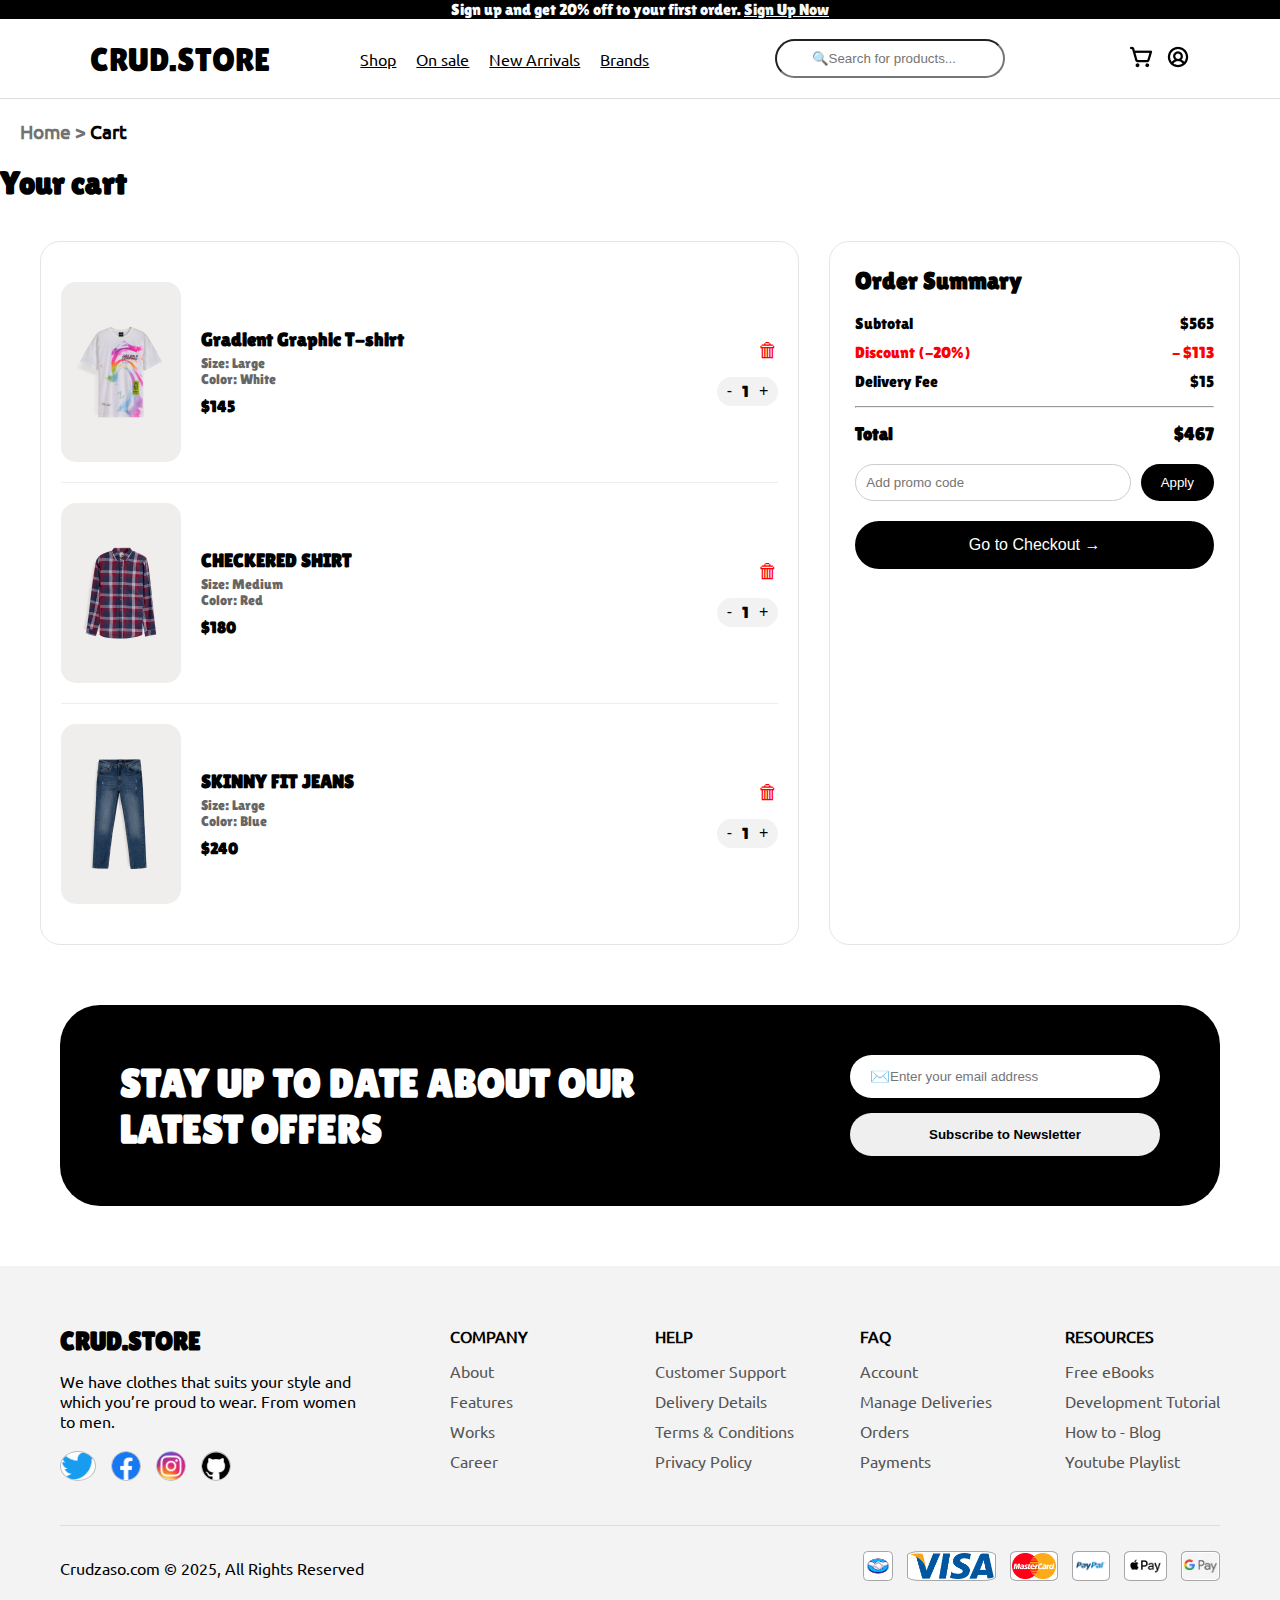
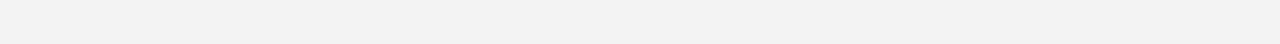
<file: cart.html>
<!DOCTYPE html>
<html lang="en">
<head>
    <meta charset="UTF-8">
    <meta name="viewport" content="width=device-width, initial-scale=1.0">
    <title>Cart | CRUD.STORE</title>
    <link rel="stylesheet" href="css/cart-style.css">
</head>
<body>
    <!-- Header -->
    <section class="top">Sign up and get 20% off to your first order. <a href="">Sign Up Now</a>
    </section>
    <header>
        <div class="Logo"><a href="index.html">CRUD.STORE</a></div>
        <div class="Nav">
            <nav>
                <ul class="nav-flex">
                    <li><a href="">Shop</a></li>
                    <li><a href="">On sale</a></li>
                    <li><a href="">New Arrivals</a></li>
                    <li><a href="">Brands</a></li>
                </ul>
            </nav>
        </div>
        <div class="Barra_busqueda">
            <input type="text" placeholder="🔍Search for products...">
        </div>
        <div class="header_iconos">
            <button><a href="cart.html"><img src="media/icon car shop.png" alt=""></a></button>
            <button><a href=""><img src="media/icon user.png" alt=""></a></button>
        </div>
    </header>
    <!-- secciones -->
    <h3 class="map"><a href="index.html">Home</a> > <span>Cart</span></h3>
    <h1 class="page-title">Your cart</h1>

    <section class="cart-container">

        <div class="cart-list">

            <article class="cart-item">
                <img src="media/items/recomendacion2.png" alt="">
                <div class="item-info">
                    <h3>Gradient Graphic T-shirt</h3>
                    <p>Size: Large</p>
                    <p>Color: White</p>
                    <span class="price">$145</span>
                </div>

                <div class="item-actions">
                    <button class="delete">🗑</button>
                    <div class="quantity">
                        <button>-</button>
                        <span>1</span>
                        <button>+</button>
                    </div>
                </div>
            </article>

            <article class="cart-item">

                <img src="media/items/item3.png" alt="camisa">

                <div class="item-info">
                    <h3>CHECKERED SHIRT</h3>
                    <p>Size: Medium</p>
                    <p>Color: Red</p>
                    <span class="price">$180</span>
                </div>
                    
                <div class="item-actions">
                    <button class="delete">🗑</button>
                    <div class="quantity">
                        <button>-</button>
                        <span>1</span>
                        <button>+</button>
                    </div>
                </div>
            </article>

            <article class="cart-item">
                <img src="media/items/item2.png" alt="Pantalon">
                <div class="item-info">
                    <h3>SKINNY FIT JEANS</h3>
                    <p>Size: Large</p>
                    <p>Color: Blue</p>
                    <span class="price">$240</span>
                </div>
                    
                <div class="item-actions">
                    <button class="delete">🗑</button>
                    <div class="quantity">
                        <button>-</button>
                        <span>1</span>
                        <button>+</button>
                    </div>
                </div>
            </article>
        </div>

        <!-- ORDER SUMMARY -->
        <aside class="payments-info">
            <h2>Order Summary</h2>
            <div class="summary-row">
                <span>Subtotal</span>
                <span>$565</span>
            </div>
            <div class="summary-row discount">
                <span>Discount (-20%)</span>
                <span>- $113</span>
            </div>
            <div class="summary-row">
                <span>Delivery Fee</span>
                <span>$15</span>
            </div>

            <hr>

            <div class="summary-row total">
                <span>Total</span>
                <span>$467</span>
            </div>

            <div class="promo">
                <input type="text" placeholder="Add promo code">
                <button>Apply</button>
            </div>

            <button class="checkout-btn">Go to Checkout →</button>
        </aside>
    </section>


    <!-- NEWSLETTER -->
    <section class="newsletter">
        <div class="newsletter-content">
            <h2>STAY UP TO DATE ABOUT OUR<br>LATEST OFFERS</h2>

            <div class="newsletter-form">
                <div class="input-box">
                    <p>✉️</p>
                    <input type="email" placeholder="Enter your email address">
                </div>
                <button>Subscribe to Newsletter</button>
            </div>
        </div>
    </section>

    <!-- FOOTER -->
    <footer class="footer">
        <div class="footer-top">

            <div class="footer-brand">
                <h3>CRUD.STORE</h3>
                <p>
                    We have clothes that suits your style and which you’re proud to wear.
                    From women to men.
                </p>

                <div class="socials">
                    <img src="media/social media/social media 1.png" alt="Twitter">
                    <img src="media/social media/social media 2.png" alt="Facebook">
                    <img src="media/social media/social media 3.png" alt="Instagram">
                    <a href="https://github.com/AndresHidrobo" target="_blank"><img
                            src="media/social media/social media 4.png" alt="Github"></a>
                </div>
            </div>

            <div class="footer-links">
                <div>
                    <h4>COMPANY</h4>
                    <p>About</p>
                    <p>Features</p>
                    <p>Works</p>
                    <p>Career</p>
                </div>

                <div>
                    <h4>HELP</h4>
                    <p>Customer Support</p>
                    <p>Delivery Details</p>
                    <p>Terms & Conditions</p>
                    <p>Privacy Policy</p>
                </div>

                <div>
                    <h4>FAQ</h4>
                    <p>Account</p>
                    <p>Manage Deliveries</p>
                    <p>Orders</p>
                    <p>Payments</p>
                </div>

                <div>
                    <h4>RESOURCES</h4>
                    <p>Free eBooks</p>
                    <p>Development Tutorial</p>
                    <p>How to - Blog</p>
                    <p>Youtube Playlist</p>
                </div>
            </div>
        </div>

        <div class="footer-bottom">
            <p>Crudzaso.com © 2025, All Rights Reserved</p>

            <div class="payments">
                <img src="media/bancos/pago1.png" alt="Mercado Libre">
                <img src="media/bancos/pago2.png" alt="Visa">
                <img src="media/bancos/pago3.png" alt="MasterCard">
                <img src="media/bancos/pago4.png" alt="PayPal">
                <img src="media/bancos/pago5.png" alt="Apple Pay">
                <img src="media/bancos/pago6.png" alt="Google Pay">
            </div>
        </div>
    </footer>
</body>
</html>
</file>
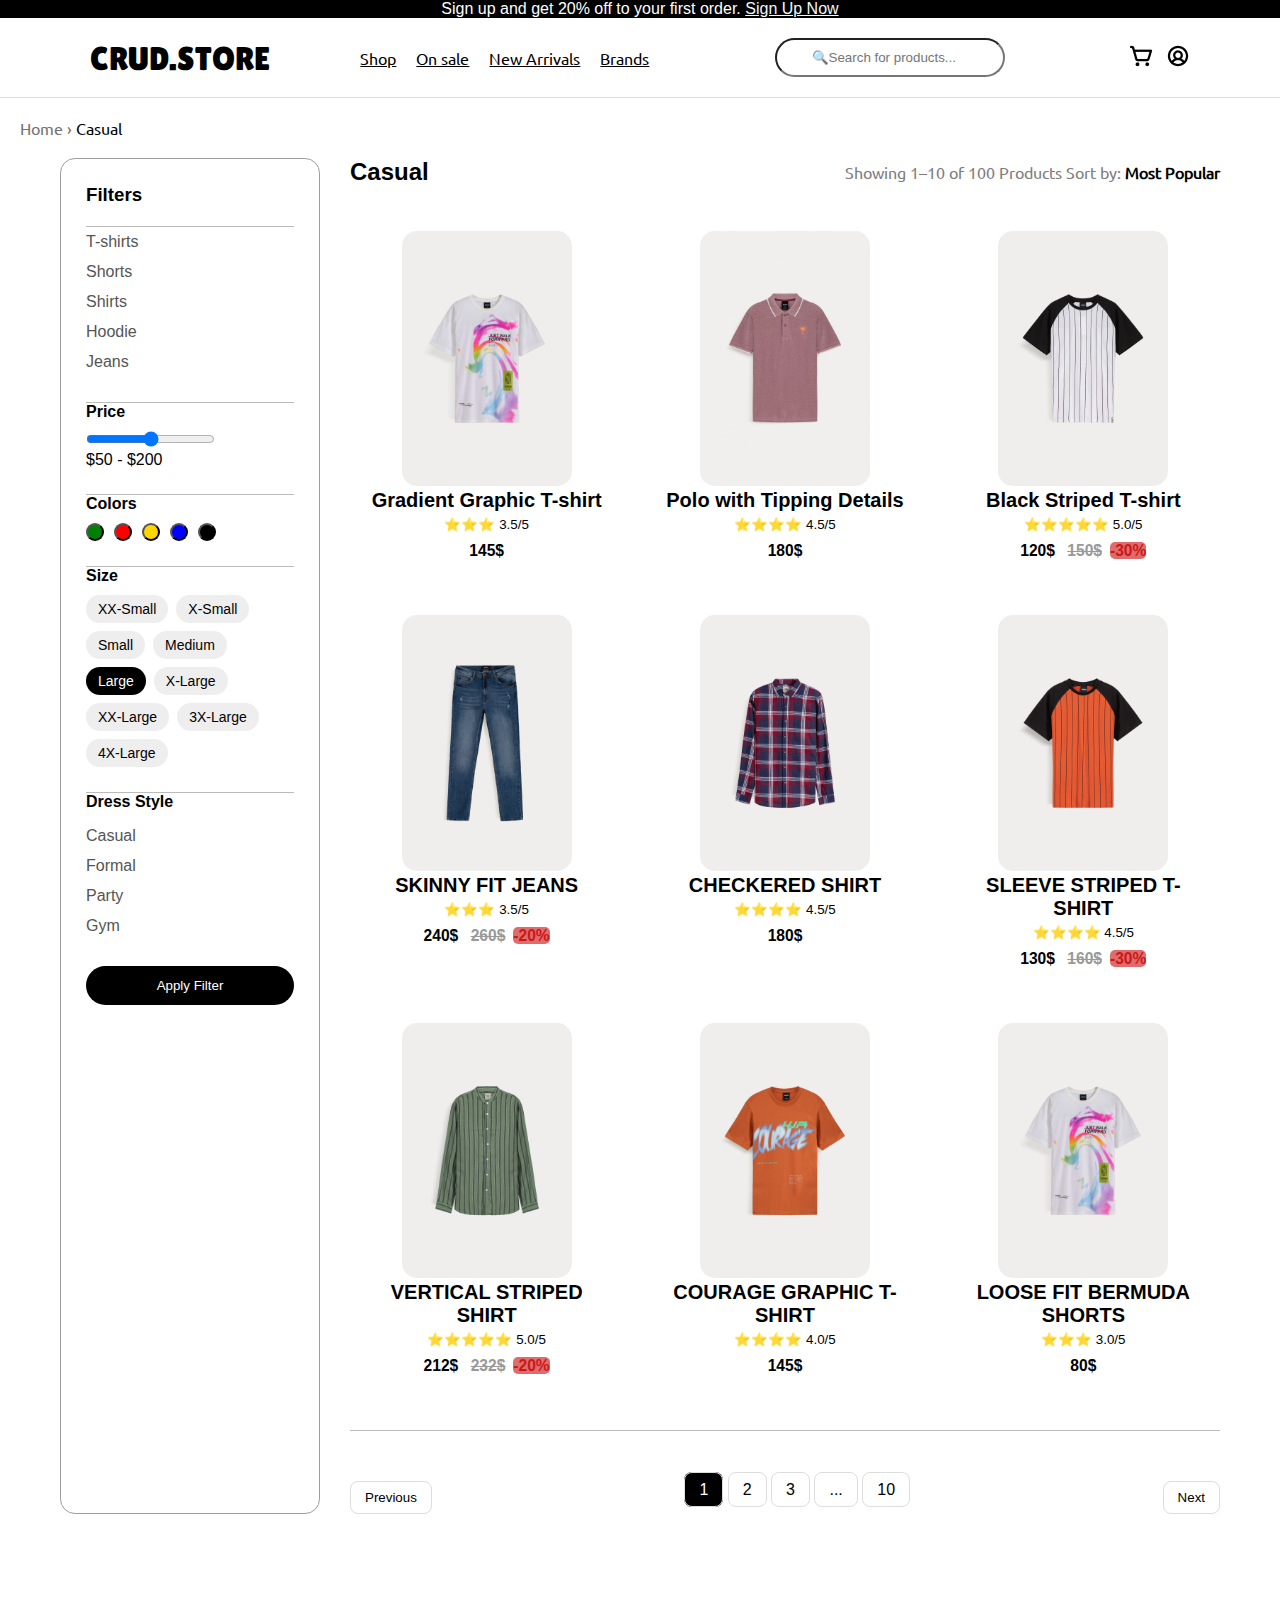
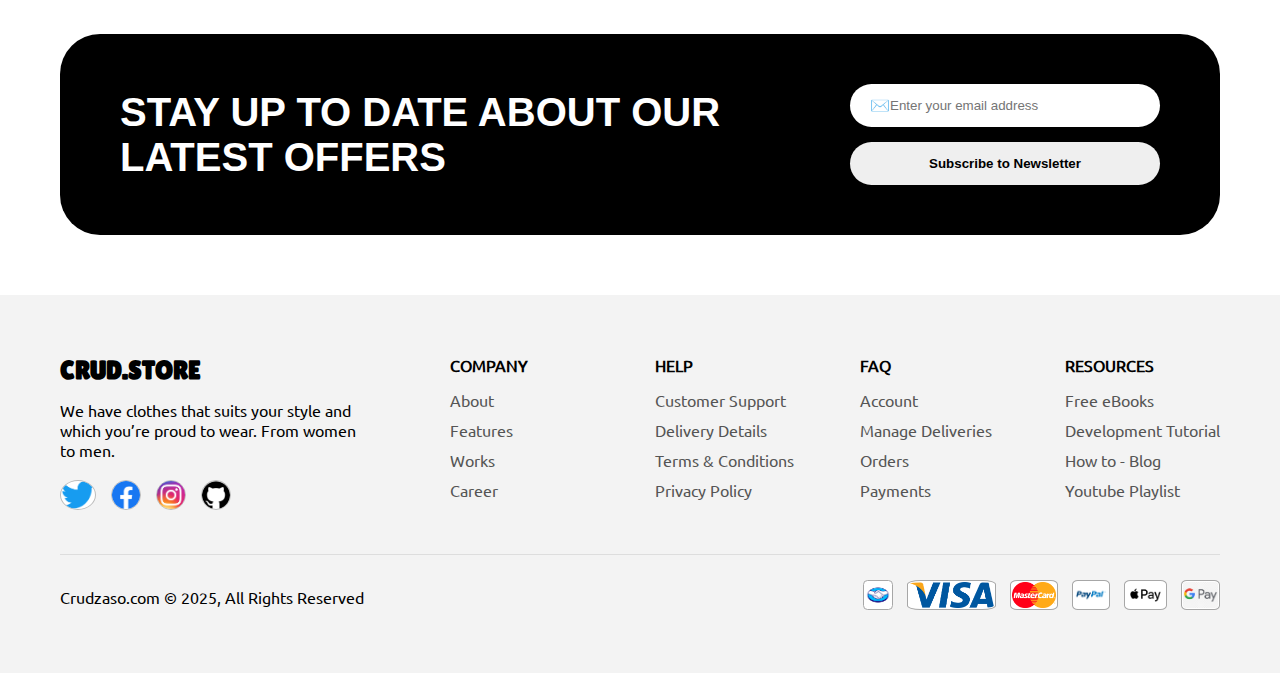
<file: category-page.html>
<!DOCTYPE html>
<html lang="en">
<head>
    <meta charset="UTF-8">
    <meta name="viewport" content="width=device-width, initial-scale=1.0">
    <title>Casual | CRUD.STORE</title>
    <link rel="stylesheet" href="css/styles.css">
</head>
<body>
        <!-- Header -->
    <section class="top">Sign up and get 20% off to your first order. <a href="">Sign Up Now</a>
    </section>
    <header>
        <div class="Logo"><a href="index.html">CRUD.STORE</a></div>
        <div class="Nav">
            <nav>
                <ul class="nav-flex">
                    <li><a href="">Shop</a></li>
                    <li><a href="">On sale</a></li>
                    <li><a href="">New Arrivals</a></li>
                    <li><a href="">Brands</a></li>
                </ul>
            </nav>
        </div>
        <div class="Barra_busqueda">
            <input type="text" placeholder="🔍Search for products...">
        </div>
        <div class="header_iconos">
            <button><a href="cart.html"><img src="media/icon car shop.png" alt=""></a></button>
            <button><a href=""><img src="media/icon user.png" alt=""></a></button>
        </div>
    </header>
    <!-- Breadcrumb -->
    <div class="map">
        <a href="index.html">Home</a> › <span>Casual</span>
    </div>
    <section class="shop-container">
        <!-- SIDEBAR -->
        <aside class="filters">
            <h3>Filters</h3>

            <div class="filter-group">
                <ul>
                    <li>T-shirts</li>
                    <li>Shorts</li>
                    <li>Shirts</li>
                    <li>Hoodie</li>
                    <li>Jeans</li>
                </ul>
            </div>

            <div class="filter-group">
                <h4>Price</h4>
                <input type="range" min="50" max="200">
                <div class="price-range">$50 - $200</div>
            </div>

            <div class="filter-group">
                <h4>Colors</h4>
                <div class="colors">
                    <button class="c green"></button>
                    <button class="c red"></button>
                    <button class="c yellow"></button>
                    <button class="c blue"></button>
                    <button class="c black"></button>
                </div>
            </div>

            <div class="filter-group">
                <h4>Size</h4>
                <div class="sizes">
                    <span>XX-Small</span><span>X-Small</span><span>Small</span><span>Medium</span>
                    <span class="active">Large</span><span>X-Large</span><span>XX-Large</span>
                    <span>3X-Large</span><span>4X-Large</span>
                </div>
            </div>

            <div class="filter-group">
                <h4>Dress Style</h4>
                <ul>
                    <li>Casual</li>
                    <li>Formal</li>
                    <li>Party</li>
                    <li>Gym</li>
                </ul>
            </div>

            <button class="apply-btn">Apply Filter</button>
        </aside>

        <!-- PRODUCTS -->
        <main class="products">
            <div class="products-header">
                <h2>Casual</h2>
                <span>Showing 1–10 of 100 Products  Sort by: <b>Most Popular</b></span>
            </div>

            <div class="products-grid">

                <!-- PRODUCT CARD -->
                <!--  Producto 1-->
                <article class="product-card">
                    <button>
                        <a href="Product-page.html">
                            <img src="media/items/recomendacion2.png" alt="camisa">
                        </a>
                        <h2>Gradient Graphic T-shirt</h2>
                        <p>⭐⭐⭐ 3.5/5</p>
                        <h3 class="price">145$</h3>
                    </button>
                </article>
                <!--  Producto 2-->
                <article class="product-card">
                    <button>
                        <a href="Product-page.html">
                            <img src="media/items/recomendacion3.png" alt="camisa">
                        </a>
                        <h2>Polo with Tipping Details</h2>
                        <p>⭐⭐⭐⭐ 4.5/5</p>
                        <h3 class="price">180$</h3>
                    </button>
                </article>
                <!--  Producto 3-->
                <article class="product-card">
                    <button>
                        <a href="Product-page.html">
                            <img src="media/items/recomendacion4.png" alt="camisa">
                        </a>
                        <h2>Black Striped T-shirt</h2>
                        <p>⭐⭐⭐⭐⭐ 5.0/5</p>
                        <h3 class="price">120$ <span class="old">150$</span><span class="discount_view">-30%</span></h3>
                    </button>
                </article>
                <!--  Producto 4-->
                <article class="product-card">
                    <button>
                        <a href="Product-page.html">
                            <img src="media/items/item2.png" alt="pantalon">
                        </a>
                        <h2>SKINNY FIT JEANS</h2>
                        <p>⭐⭐⭐ 3.5/5</p>
                        <h3 class="price">240$ <span class="old">260$</span><span class="discount_view">-20%</span></h3>
                    </button>
                </article>
                <!--  Producto 5-->
                <article class="product-card">
                    <button>
                        <a href="Product-page.html">
                            <img src="media/items/item3.png" alt="camisa">
                        </a>
                        <h2>CHECKERED SHIRT</h2>
                        <p>⭐⭐⭐⭐ 4.5/5</p>
                        <h3 class="price">180$</h3>
                    </button>
                </article>
                <!--  Producto 6-->
                <article class="product-card">
                    <button>
                        <a href="Product-page.html">
                            <img src="media/items/item4.png" alt="camisa">
                        </a>
                        <h2>SLEEVE STRIPED T-SHIRT</h2>
                        <p>⭐⭐⭐⭐ 4.5/5</p>
                        <h3 class="price">130$ <span class="old">160$</span><span class="discount_view">-30%</span></h3>
                    </button>
                </article>
                <!--  Producto 7-->
                <article class="product-card">
                    <button>
                        <a href="Product-page.html">
                            <img src="media/items/item5.png" alt="camisa">
                        </a>
                        <h2>VERTICAL STRIPED SHIRT</h2>
                        <p>⭐⭐⭐⭐⭐ 5.0/5</p>
                        <h3 class="price">212$ <span class="old">232$</span><span class="discount_view">-20%</span></h3>
                    </button>
                </article>
                <!--  Producto 8-->
                <article class="product-card">
                    <button>
                        <a href="Product-page.html">
                            <img src="media/items/item6.png" alt="camisa">
                        </a>
                        <h2>COURAGE GRAPHIC T-SHIRT</h2>
                        <p>⭐⭐⭐⭐ 4.0/5</p>
                        <h3 class="price">145$</h3>
                    </button>
                </article>
                <!--  Producto 9-->
                <article class="product-card">
                    <button>
                        <a href="Product-page.html">
                            <img src="media/items/recomendacion2.png" alt="short">
                        </a>
                        <h2>LOOSE FIT BERMUDA SHORTS</h2>
                        <p>⭐⭐⭐ 3.0/5</p>
                        <h3 class="price">80$</h3>
                    </button>
                </article>
            </div>

            <!-- PAGINATION -->
            <div class="pagination">
                <button>Previous</button>
                <div class="number-buttons">
                    <span class="active">1</span>
                    <span>2</span>
                    <span>3</span>
                    <span>...</span>
                    <span>10</span>
                </div>
                
                <button>Next</button>
            </div>
        </main>
    </section>



        <!-- NEWSLETTER -->
    <section class="newsletter">
        <div class="newsletter-content">
            <h2>STAY UP TO DATE ABOUT OUR<br>LATEST OFFERS</h2>

            <div class="newsletter-form">
                <div class="input-box">
                    <p>✉️</p>
                    <input type="email" placeholder="Enter your email address">
                </div>
                <button>Subscribe to Newsletter</button>
            </div>
        </div>
    </section>

    <!-- FOOTER -->
    <footer class="footer">
        <div class="footer-top">

            <div class="footer-brand">
                <h3>CRUD.STORE</h3>
                <p>
                    We have clothes that suits your style and which you’re proud to wear.
                    From women to men.
                </p>

                <div class="socials">
                    <img src="media/social media/social media 1.png" alt="Twitter">
                    <img src="media/social media/social media 2.png" alt="Facebook">
                    <img src="media/social media/social media 3.png" alt="Instagram">
                    <a href="https://github.com/AndresHidrobo" target="_blank"><img src="media/social media/social media 4.png" alt="Github"></a>
                </div>
            </div>

            <div class="footer-links">
                <div>
                    <h4>COMPANY</h4>
                    <p>About</p>
                    <p>Features</p>
                    <p>Works</p>
                    <p>Career</p>
                </div>

                <div>
                    <h4>HELP</h4>
                    <p>Customer Support</p>
                    <p>Delivery Details</p>
                    <p>Terms & Conditions</p>
                    <p>Privacy Policy</p>
                </div>

                <div>
                    <h4>FAQ</h4>
                    <p>Account</p>
                    <p>Manage Deliveries</p>
                    <p>Orders</p>
                    <p>Payments</p>
                </div>

                <div>
                    <h4>RESOURCES</h4>
                    <p>Free eBooks</p>
                    <p>Development Tutorial</p>
                    <p>How to - Blog</p>
                    <p>Youtube Playlist</p>
                </div>
            </div>
        </div>

        <div class="footer-bottom">
            <p>Crudzaso.com © 2025, All Rights Reserved</p>

            <div class="payments">
                <img src="media/bancos/pago1.png" alt="Mercado Libre">
                <img src="media/bancos/pago2.png" alt="Visa">
                <img src="media/bancos/pago3.png" alt="MasterCard">
                <img src="media/bancos/pago4.png" alt="PayPal">
                <img src="media/bancos/pago5.png" alt="Apple Pay">
                <img src="media/bancos/pago6.png" alt="Google Pay">
            </div>
        </div>
    </footer>
</body>
</html>
</file>
<file: css/cart-style.css>
@import url(global.css);

.cart-container {
    display: flex;
    gap: 30px;
    margin: 40px;
}

/* LISTA */
.cart-list {
    flex: 2;
    background: #fff;
    border-radius: 20px;
    padding: 20px;
    border: 1px solid #e5e5e5;
}

.cart-item {
    display: flex;
    align-items: center;
    gap: 20px;
    padding: 20px 0;
    border-bottom: 1px solid #eee;
}

.cart-item:last-child {
    border-bottom: none;
}

.cart-item img {
    width: 120px;
    border-radius: 15px;
}

.item-info {
    flex: 1;
}

.item-info h3 {
    margin-bottom: 5px;
}

.item-info p {
    font-size: 14px;
    color: #666;
}

.price {
    display: block;
    font-weight: bold;
    margin-top: 10px;
}

/* ACCIONES */
.item-actions {
    display: flex;
    flex-direction: column;
    align-items: flex-end;
    gap: 15px;
}

.delete {
    background: none;
    border: none;
    color: red;
    font-size: 20px;
    cursor: pointer;
}

.quantity {
    display: flex;
    align-items: center;
    background: #f2f2f2;
    border-radius: 20px;
    padding: 5px 10px;
    gap: 10px;
}

.quantity button {
    background: none;
    border: none;
    font-size: 16px;
    cursor: pointer;
}

/* ORDER SUMMARY */
.payments-info {
    flex: 1;
    background: #fff;
    border-radius: 20px;
    padding: 25px;
    border: 1px solid #e5e5e5;
}

.payments-info h2 {
    margin-bottom: 20px;
}

.summary-row {
    display: flex;
    justify-content: space-between;
    margin: 10px 0;
}

.discount {
    color: red;
}

.total {
    font-weight: bold;
    font-size: 18px;
}

hr {
    margin: 15px 0;
}

/* PROMO */
.promo {
    display: flex;
    gap: 10px;
    margin: 20px 0;
}

.promo input {
    flex: 1;
    padding: 10px;
    border-radius: 20px;
    border: 1px solid #ccc;
}

.promo button {
    padding: 10px 20px;
    border-radius: 20px;
    border: none;
    background: black;
    color: white;
    cursor: pointer;
}

/* CHECKOUT */
.checkout-btn {
    width: 100%;
    padding: 15px;
    background: black;
    color: white;
    border-radius: 30px;
    border: none;
    font-size: 16px;
    cursor: pointer;
}
</file>
<file: css/styles.css>
@font-face {
    font-family: "Lilita1";
    src: url("../fonts/LilitaOne-Regular.ttf") format("truetype");
}

@font-face {
    font-family: "Ubuntu";
    src: url("../fonts/Ubuntu-Regular.ttf") format("truetype");
}

* {
    margin: 0;
    padding: 0;
    box-sizing: border-box;
}

body {
    font-family: Lilita1;
}

header {
    font-family: Ubuntu;
    display: flex;
    align-items: center;
    justify-content: space-evenly;
    background: white;
    border-bottom: 1px solid #ddd;
}

/*sección en el tope superior */
.top {
    background: black;
    color: white;
    text-align: center;
}

.top a {
    color: aliceblue;
}

/* Barra de navegacion del header */
.Logo {
    font-family: Lilita1;
    font-size: 33.45px;
    font-weight: 400;
}

.Logo a {
    color: #000;
    text-decoration: none;
}

nav a {
    color: black;
}

.nav-flex {
    display: flex;
    list-style: none;
    gap: 20px;
}


/* Search bar */
.Barra_busqueda {
    display: flex;
    padding: 20px 35px;
    position: relative;
    width: 300px;
}

.Barra_busqueda input {
    width: 100%;
    padding: 10px 35px;
    border-radius: 20px;
    outline: none;
}

/* iconos en header */
.header_iconos button {
    background: none;
    border: none;
}


/* Hero */

.Hero {
    background: #F2F0F1;
    display: grid;
    grid-template-columns: repeat(2, 1fr);
    /* 3 columnas iguales */
    gap: 20px;
    /* separación entre tarjetas */
}
.estrella1{
    position: absolute;
    margin-left: 50%;
    margin-top: 15%;
    height: 80px;
}
.estrella2{
    position: absolute;
    margin-left: 90%;
    margin-top: 5%;
    height: 130px;
}
.Hero p {
    font-family: Ubuntu;
    margin: 20px;
}

.Hero_text h1 {
    font-size: 64px;
    margin: 20px;
}

.shop-button {
    margin: 40px;
    background: #000;
    color: white;
    padding: 12px 25px;
    border-radius: 25px;
    border: none;
    cursor: pointer;
}

.stats {
    display: flex;
    margin-left: 50px;
    margin-top: 30px;
    gap: 40px;
}

.stats h2 {
    padding-top: 60px;
    font-size: 40px;
}

.stats p {
    font-family: Ubuntu;
    font-size: 16px;
}

.hero_img img {
    height: 663px;
    width: 940px;
    margin-right: 50px;
}

/* Marcas */
.Marcas {
    display: flex;
    background: rgb(189, 189, 189);
    justify-content: space-evenly;
    align-items: center;
}

.Marcas button {
    cursor: pointer;
    border: none;
    background: rgb(189, 189, 189);
}

.Marcas img {
    height: 80px;
    width: 200px;
}

/* Items (new arrival y top sellings) */
.items h1 {
    font-size: 48px;
    text-align: center;
}

.items {
    margin-top: 40px;
    justify-content: space-evenly;
    align-items: center;
}

.items img {
    height: 296px;
    width: 244px;
    border-radius: 15%;
}

.items button {
    cursor: pointer;
    border: none;
    border-radius: 15%;
}

.show_items {
    display: flex;
    align-items: center;
    justify-content: space-evenly;
    margin: 20px;
    gap: 20px;
}

.show_items span {
    color: #00000066;
}

.discount_view {
    color: #b30a0a;
    background: #df6c6c;
    border-radius: 5px;
}

#view_button1 {
    display: block;
    margin: 40px auto;
    background: #ffffff;
    color: rgb(0, 0, 0);
    padding: 12px 25px;
    border-radius: 25px;
    border: rgb(0, 0, 0) 1px solid;
    cursor: pointer;
}

#view_button2 {
    display: block;
    margin: 40px auto;
    background: #ffffff;
    color: rgb(0, 0, 0);
    padding: 12px 25px;
    border-radius: 25px;
    border: rgb(0, 0, 0) 1px solid;
    cursor: pointer;
}

/* ===== BROWSE BY STYLE ===== */

.dress-style {
    background: #F2F0F1;
    padding: 60px 40px;
    border-radius: 30px;
    margin: 50px;
}

.dress-style h2 {
    text-align: center;
    font-size: 36px;
    font-weight: 800;
    margin-bottom: 40px;
}

/* GRID */
.style-grid {
    display: grid;
    grid-template-columns: repeat(2, 1fr);
    gap: 25px;
}

/* CARD */
.style-card {
    position: relative;
    background: white;
    border-radius: 20px;
    overflow: hidden;
    height: 230px;
}

.style-card img {
    width: 100%;
    height: 100%;
    object-fit: cover;
    cursor: pointer;
}

.style-card h3 {
    position: absolute;
    top: 20px;
    left: 20px;
    background: white;
    padding: 6px 14px;
    border-radius: 20px;
    font-size: 18px;
    font-weight: 700;
}

/* seccion de comentarios */
.comentarios {
    align-items: center;
    justify-content: space-between;
}

.upper_info {
    display: flex;
    justify-content: center;
    justify-content: space-between;
}

.upper_info p {
    font-size: 50px;
    cursor: pointer;
}

.bloque-comentarios {
    display: flex;
    padding: 20px;
    align-items: center;
    justify-content: space-evenly;
    gap: 40px;
}

.comentario_usuario {
    border: rgb(199, 198, 198) 1px solid;
    padding: 15px;
    border-radius: 20px;
    line-height: 1.5em;
}

.comentario_usuario p {
    font-family: ubuntu;
}

/* NEWSLETTER */
.newsletter {
    background: black;
    border-radius: 40px;
    margin: 60px;
    padding: 50px 60px;
    color: white;
}

.newsletter-content {
    display: flex;
    justify-content: space-between;
    align-items: center;
}

.newsletter-content h2 {
    font-size: 40px;
    font-weight: 800;
}

.newsletter-form {
    display: flex;
    flex-direction: column;
    gap: 15px;
}

.input-box {
    display: flex;
    align-items: center;
    background: white;
    border-radius: 30px;
    padding: 12px 20px;
}

.input-box input {
    border: none;
    outline: none;
    width: 250px;
}

.newsletter-form button {
    padding: 14px;
    border-radius: 30px;
    border: none;
    font-weight: 600;
    cursor: pointer;
}

/* FOOTER */
.footer {
    background: #f3f3f3;
    padding: 60px;
}

.footer-top {
    display: flex;
    justify-content: space-between;
    gap: 50px;
    font-family: Ubuntu;
}

.footer-top h3 {
    font-family: Lilita1;
}

.footer-brand {
    max-width: 300px;
}

.footer-brand h3 {
    font-size: 26px;
    margin-bottom: 15px;
}

.socials {
    display: flex;
    gap: 15px;
    margin-top: 20px;
    font-size: 18px;
}

.socials img {
    background: white;
    border: 1px rgb(187, 187, 187) solid;
    border-radius: 90%;
    cursor: pointer;
    height: 30px;
}

.footer-links {
    display: grid;
    grid-template-columns: repeat(4, 1fr);
    gap: 50px;
}

.footer-links h4 {
    margin-bottom: 15px;
}

.footer-links p {
    margin-bottom: 10px;
    color: #555;
}

/* FOOTER BOTTOM */
.footer-bottom {
    display: flex;
    justify-content: space-between;
    align-items: center;
    border-top: 1px solid #ddd;
    margin-top: 40px;
    padding-top: 25px;
    font-family: ubuntu;
}

.payments img {
    background: white;
    border: 1px rgb(167, 167, 167) solid;
    border-radius: 15%;
    padding: 1px;
    cursor: pointer;
    height: 30px;
    margin-left: 10px;
}

/* ============================================================================================================ */
/* Estilos para la página de "Product-page"*/
.map {
    cursor: pointer;
    margin: 20px;
    font-family: Ubuntu;
    color: rgb(114, 114, 114);
}

.map a {
    color: rgb(114, 114, 114);
    text-decoration: none;
}

.map span {
    color: rgb(0, 0, 0);
}

/* galeria de imagenes */
.item-detail {
    display: grid;
    grid-template-columns: 1fr 1fr;
    margin: 5px;
}

.item-gallery {
    display: flex;
    gap: 20px;
}

.preview-img {
    display: flex;
    flex-direction: column;
}

.preview-img img {
    margin-left: 20px;
    margin-top: 30px;
    width: 202px;
    padding: 8px;
    background: #F0EEED;
    border-radius: 16px;
    cursor: pointer;
}

.main-img {
    margin: 20px;
    flex: 1;
    background: #F0EEED;
    border-radius: 24px;
    padding: 2px;
    display: flex;
    align-items: center;
    justify-content: center;

}

.main-img img {
    height: 90%;
    width: 100%;
    cursor: zoom-in;
}

/* info del producto */
.text-up {
    line-height: 60px;
    margin: 10px
}

.data-item h1 {
    font-size: 40px;
}

.data-item h2 {
    font-size: 32px;
}

.data-item p {
    font-family: Ubuntu;
    font-size: 16px;
    line-height: normal;
}

.data-item span {
    color: #aaa9a9;
}

#discount {
    background: #df6c6c;
    color: #b30a0a;
    border-radius: 1em;
}

.option-menu {
    padding: 20px;
    border-top: 1px solid #ddd;
}

.separador {
    border-top: 1px solid #ddd;
    padding-top: 20px;
    margin-bottom: 20px;
}

.color-btn button {
    cursor: pointer;
    height: 60px;
    width: 60px;
    border-radius: 100%;
    margin: 20px;
}

.color1 {
    background: #4F4631;
}

.color2 {
    background: #314F4A;
    color: #314F4A;
}

.color3 {
    background: #31344F;
    color: #31344F;
}

.size-btn button {
    padding: 10px 18px;
    border-radius: 30px;
    border: none;
    background: #f1f1f1;
    margin-right: 10px;
    cursor: pointer;
}

.size-btn .active {
    background: #000;
    color: #fff;
}

.actions {
    margin-top: 32px;
    border-top: 1px solid #ddd;
    padding: 10px;
    display: flex;
    gap: 20px;
}

.quantity {

    display: flex;
    align-items: center;
    gap: 22px;
    background: #f1f1f1;
    padding: 12px 22px;
    border-radius: 40px;
}

.quantity button {
    border: none;
    background: transparent;
    font-size: 18px;
    cursor: pointer;
}

/* Botón */
.add-cart {
    flex: 1;
    border: none;
    border-radius: 40px;
    background: #000;
    color: #fff;
    font-size: 16px;
    cursor: pointer;
}

/* seccion de review */
.bloque_comentarios {
    display: grid;
    grid-template-columns: repeat(2, 1fr);
    gap: 20px;
    padding: 5px;
}


/* Header de review*/
.reviews-header {
    display: flex;
    justify-content: space-between;
    align-items: center;
    margin-bottom: 30px;
}

.reviews-header h2 {
    font-size: 22px;
}

.reviews-header h2 span {
    color: #888;
    font-weight: normal;
}

/* Actions */
.reviews-actions {
    display: flex;
    gap: 12px;
    align-items: center;
}

.icon-btn {
    border: none;
    background: #f1f1f1;
    border-radius: 50%;
    width: 42px;
    height: 42px;
    font-size: 18px;
    cursor: pointer;
}

.reviews-actions select {
    padding: 10px 16px;
    border-radius: 30px;
    border: none;
    background: #f1f1f1;
    cursor: pointer;
}

.write-review {
    background: #000;
    color: #fff;
    border: none;
    border-radius: 30px;
    padding: 12px 22px;
    cursor: pointer;
}

/* Tabs */
.tabs {
    display: flex;
    justify-content: space-evenly;
    gap: 60px;
    border-bottom: 1px solid #eee;
    margin-bottom: 40px;
}

.tabs span {
    padding: 16px 0;
    color: #888;
    cursor: pointer;
}

.tabs .active {
    color: #000;
    font-weight: 600;
    border-bottom: 2px solid #000;
}

.load-reviews {
    display: block;
    margin: 40px auto;
    background: #ffffff;
    color: rgb(0, 0, 0);
    padding: 12px 25px;
    border-radius: 25px;
    border: rgb(0, 0, 0) 1px solid;
    cursor: pointer;
    font-size: 16px;
}

/* =============================================================================================================== */
/* sección para la "category page" */

/* Layout */
.shop-container {
    display: flex;
    gap: 30px;
    padding: 0 60px 60px;
}

/* Sidebar */
.filters {
    width: 260px;
    background: #fff;
    padding: 25px;
    border-radius: 15px;
    border: rgb(158, 158, 158) 1px solid;
}

.filters h3 {
    margin-bottom: 20px;
}

.filter-group {
    margin-bottom: 25px;
    border-top: rgb(187, 187, 187) 1px solid;
}

.filter-group h4 {
    margin-bottom: 10px;
}

.filter-group ul {
    list-style: none;
}

.filter-group li {
    padding: 6px 0;
    color: #555;
    cursor: pointer;
}

/* Colors */
.colors {
    display: flex;
    gap: 10px;
}

.c {
    width: 18px;
    height: 18px;
    border-radius: 50%;
}

.green {
    background: green;
}

.red {
    background: red;
}

.yellow {
    background: gold;
}

.blue {
    background: blue;
}

.black {
    background: black;
}

/* Sizes */
.sizes {
    display: flex;
    flex-wrap: wrap;
    gap: 8px;
}

.sizes span {
    padding: 6px 12px;
    border-radius: 20px;
    background: #eee;
    font-size: 14px;
    cursor: pointer;
}

.sizes .active {
    background: #000;
    color: #fff;
}

.apply-btn {
    width: 100%;
    padding: 12px;
    border: none;
    background: #000;
    color: #fff;
    border-radius: 30px;
    cursor: pointer;
}

/* Products */
.products {
    flex: 1;
}

.products-header {
    display: flex;
    justify-content: space-between;
    align-items: center;
    margin-bottom: 30px;
}
.products-header span{
    font-family: Ubuntu;
    color: #7c7c7c;
}
.products-header b{
    font-family: Ubuntu;
    color: #000000;
}

.products-grid {
    display: grid;
    grid-template-columns: repeat(3, 1fr);
    gap: 25px;
}

.product-card {
    background: #ffffff;
    padding: 15px;
    border-radius: 20px;
    text-align: center;

}

.product-card img {
    width: 70%;
    border-radius: 15px;
}

.product-card button {
    background: none;
    border: none;
    border-radius: 25px;
}

.price {
    font-weight: bold;
}

.price .old {
    text-decoration: line-through;
    color: #999;
    margin-left: 8px;
}

.product-card p {
    margin-top: 5px;
    margin-bottom: 5px;
}

.price .discount_view {
    color: #cc1717;
    margin-left: 8px;
}

/* Pagination */
.pagination {
    border-top: rgb(187, 187, 187) 1px solid;
    padding-top: 50px;
    margin-top: 40px;
    display: flex;
    justify-content: space-between;
    gap: 10px;
}

.pagination button,
.pagination span {
    cursor: pointer;
    padding: 8px 14px;
    border-radius: 8px;
    background: #fff;
    border: 1px solid #ddd;
}

.pagination .active {
    background: #000;
    color: #fff;
}

/* =========================================================================================================== */
/* .cart-container{
    display: flex;
    gap: 20px;
    margin: 30px;
}
.cart-list{
    flex: 2;
    width: 60%;
    border: 1px black solid;
    padding: 25px;
    border-radius: 20px;
}
.cart-item {
    display: flex;
    gap: 20px;
    padding: 20px 0;
    border-bottom: 1px #999 solid;
}
.cart-item img{
    height: 200px;
    border-radius: 20px;
}
.item-info p{
    font-family: Ubuntu;
}
.item-info {
    width: 80%;
    margin-top: 50px;
}
.delete{
    background: white;
    padding: 2px;
    color: rgb(245, 0, 0);
    border: none;
    font-size: 30px;
}
.item-actions{
    display: block;
}




.payments-info{
    padding: 20px;
    border-radius: 20px;
    width: 40%;
    border: 1px black solid;
} */

body {
    font-family: Arial, sans-serif;
    background: #ffffff;
}

.cart-container {
    display: flex;
    gap: 30px;
    margin: 40px;
}

/* LISTA */
.cart-list {
    flex: 2;
    background: #fff;
    border-radius: 20px;
    padding: 20px;
    border: 1px solid #e5e5e5;
}

.cart-item {
    display: flex;
    align-items: center;
    gap: 20px;
    padding: 20px 0;
    border-bottom: 1px solid #eee;
}

.cart-item:last-child {
    border-bottom: none;
}

.cart-item img {
    width: 120px;
    border-radius: 15px;
}

.item-info {
    flex: 1;
}

.item-info h3 {
    margin-bottom: 5px;
}

.item-info p {
    font-size: 14px;
    color: #666;
}

.price {
    display: block;
    font-weight: bold;
    margin-top: 10px;
}

/* ACCIONES */
.item-actions {
    display: flex;
    flex-direction: column;
    align-items: flex-end;
    gap: 15px;
}

.delete {
    background: none;
    border: none;
    color: red;
    font-size: 20px;
    cursor: pointer;
}

.quantity {
    display: flex;
    align-items: center;
    background: #f2f2f2;
    border-radius: 20px;
    padding: 5px 10px;
    gap: 10px;
}

.quantity button {
    background: none;
    border: none;
    font-size: 16px;
    cursor: pointer;
}

/* ORDER SUMMARY */
.payments-info {
    flex: 1;
    background: #fff;
    border-radius: 20px;
    padding: 25px;
    border: 1px solid #e5e5e5;
}

.payments-info h2 {
    margin-bottom: 20px;
}

.summary-row {
    display: flex;
    justify-content: space-between;
    margin: 10px 0;
}

.discount {
    color: red;
}

.total {
    font-weight: bold;
    font-size: 18px;
}

hr {
    margin: 15px 0;
}

/* PROMO */
.promo {
    display: flex;
    gap: 10px;
    margin: 20px 0;
}

.promo input {
    flex: 1;
    padding: 10px;
    border-radius: 20px;
    border: 1px solid #ccc;
}

.promo button {
    padding: 10px 20px;
    border-radius: 20px;
    border: none;
    background: black;
    color: white;
    cursor: pointer;
}

/* CHECKOUT */
.checkout-btn {
    width: 100%;
    padding: 15px;
    background: black;
    color: white;
    border-radius: 30px;
    border: none;
    font-size: 16px;
    cursor: pointer;
}
</file>
